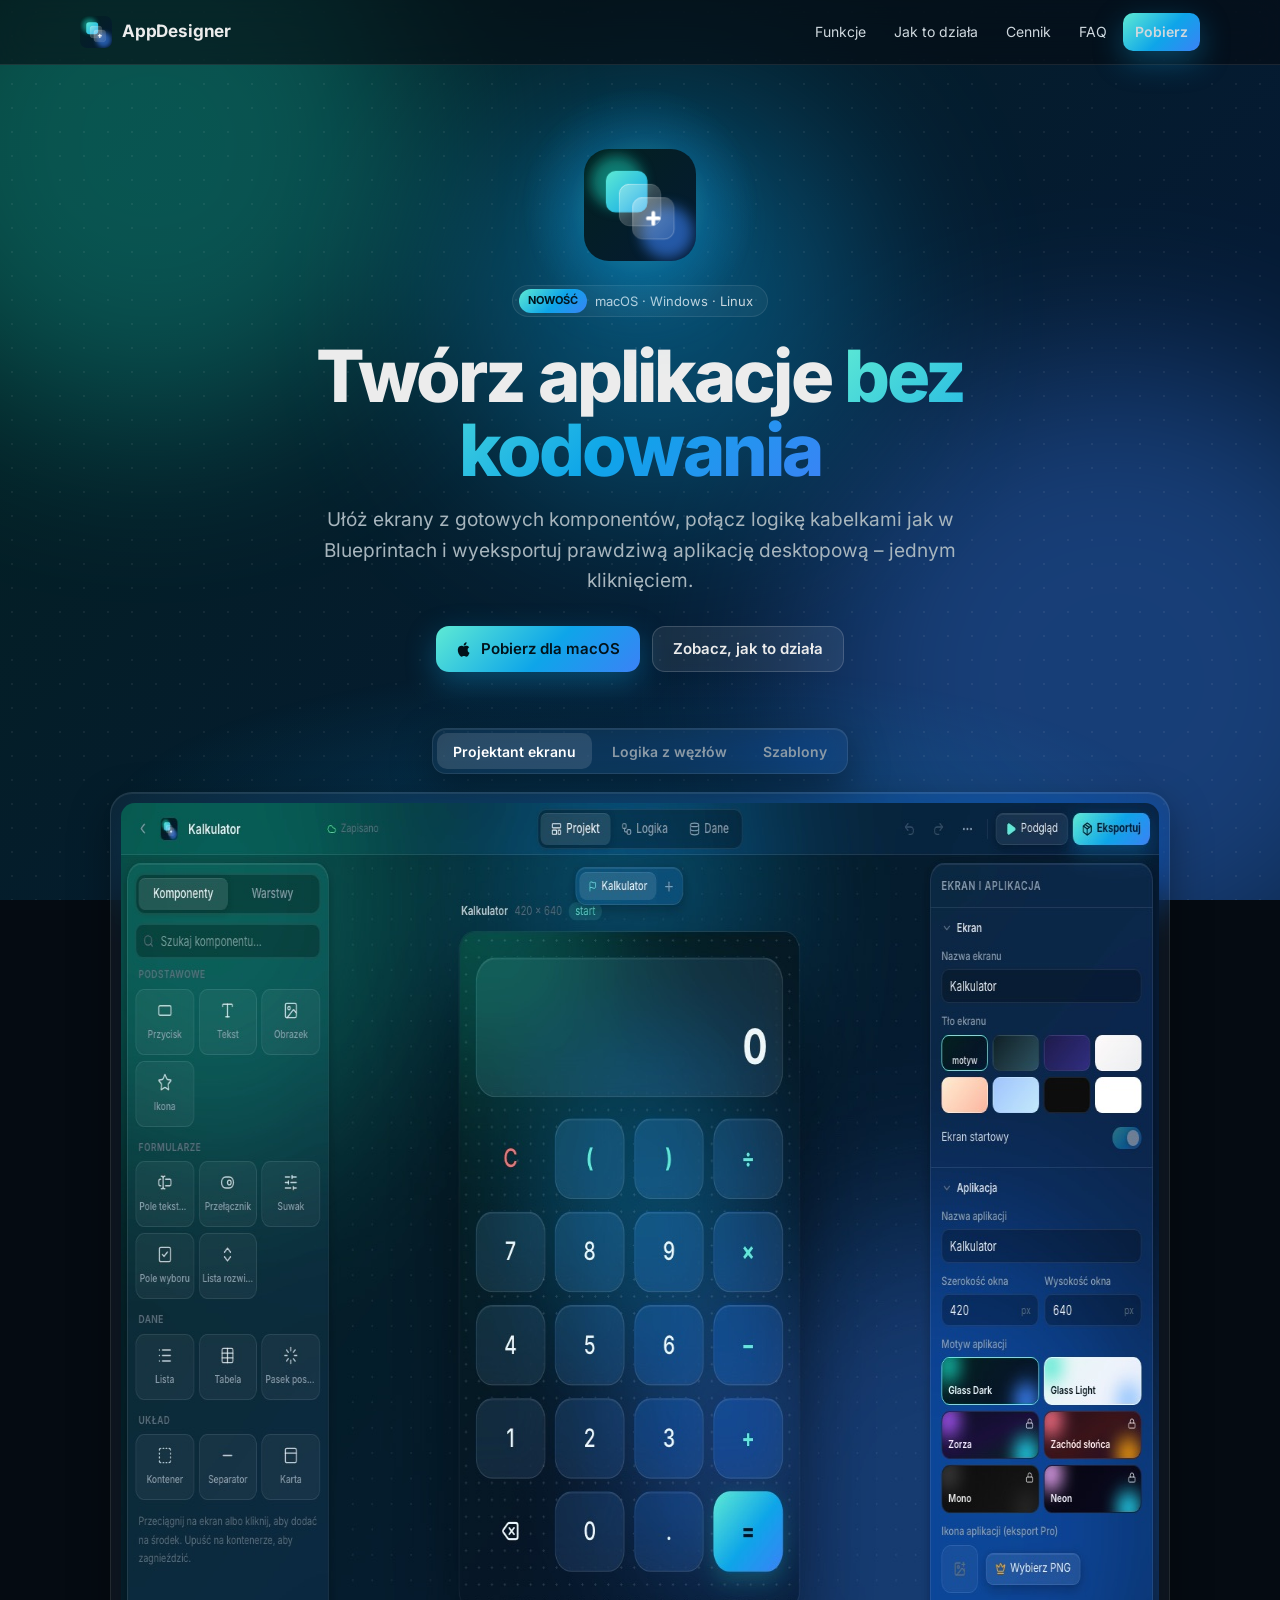
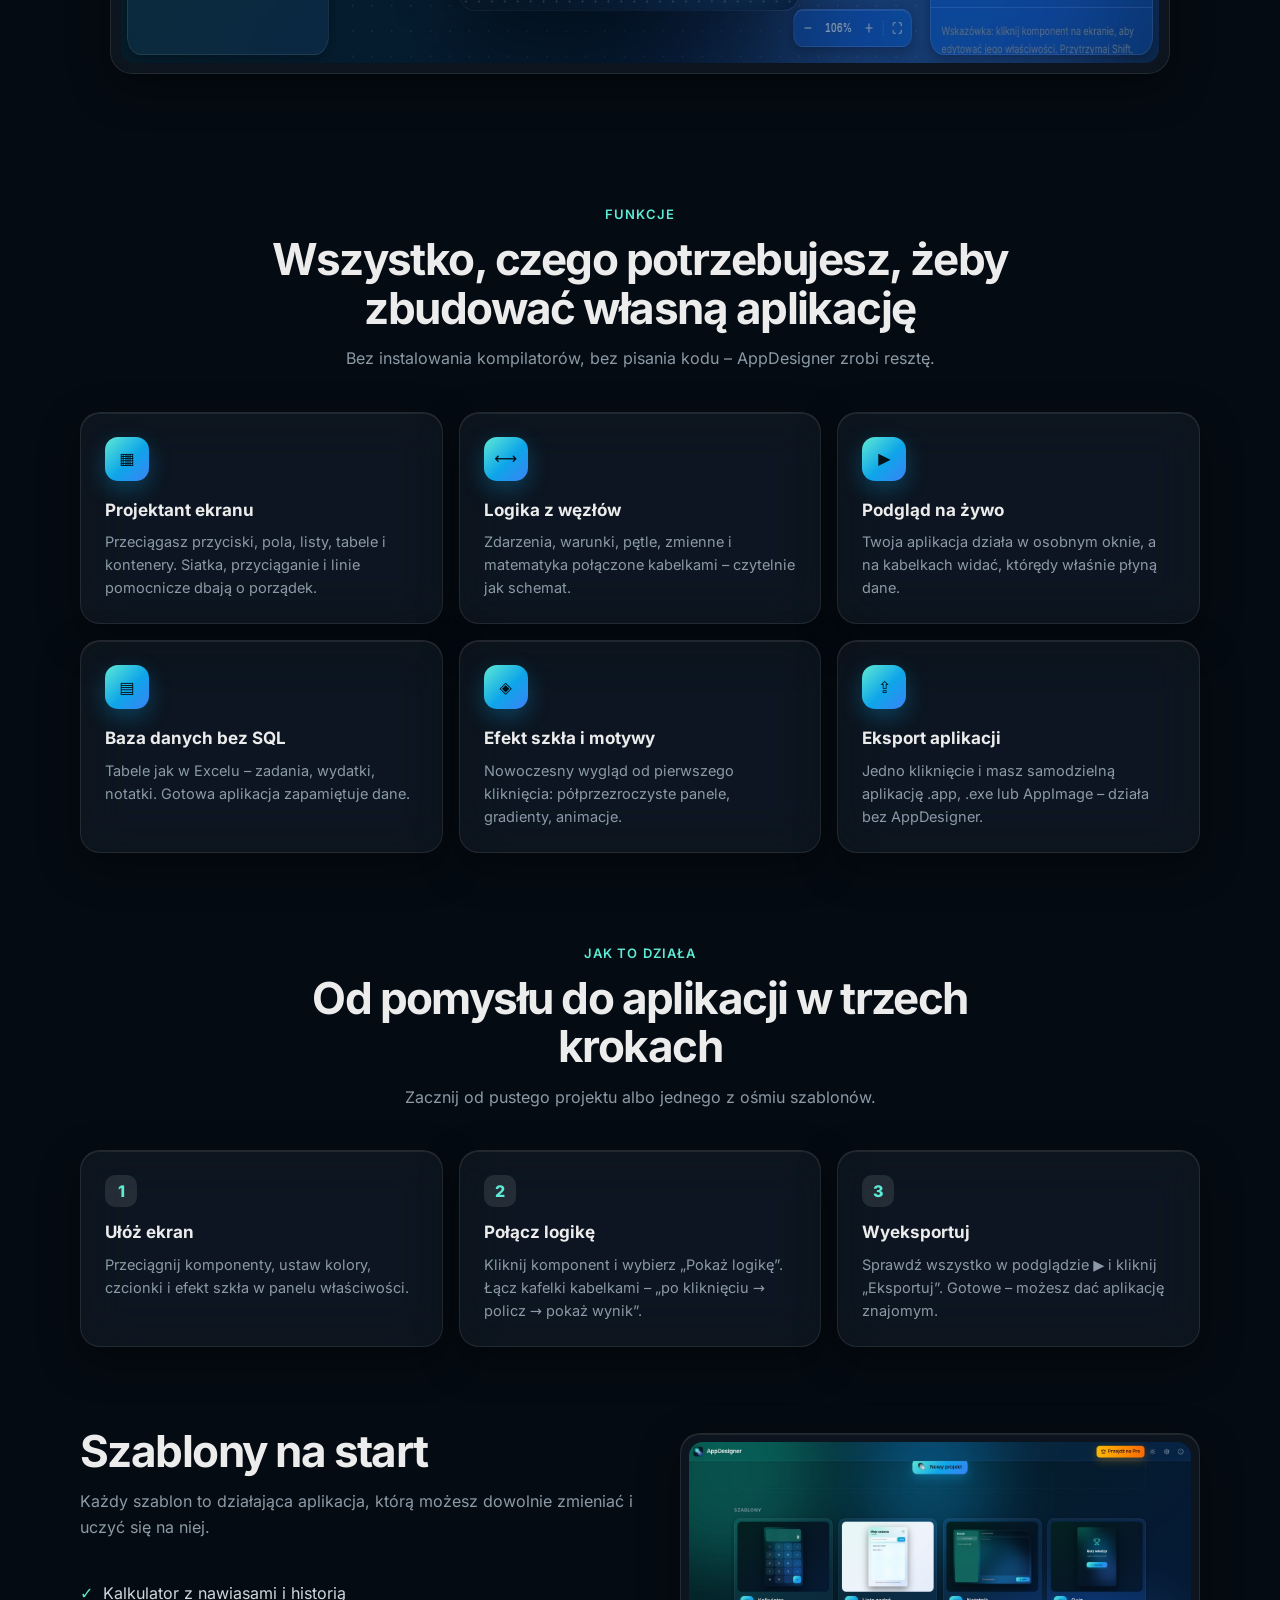
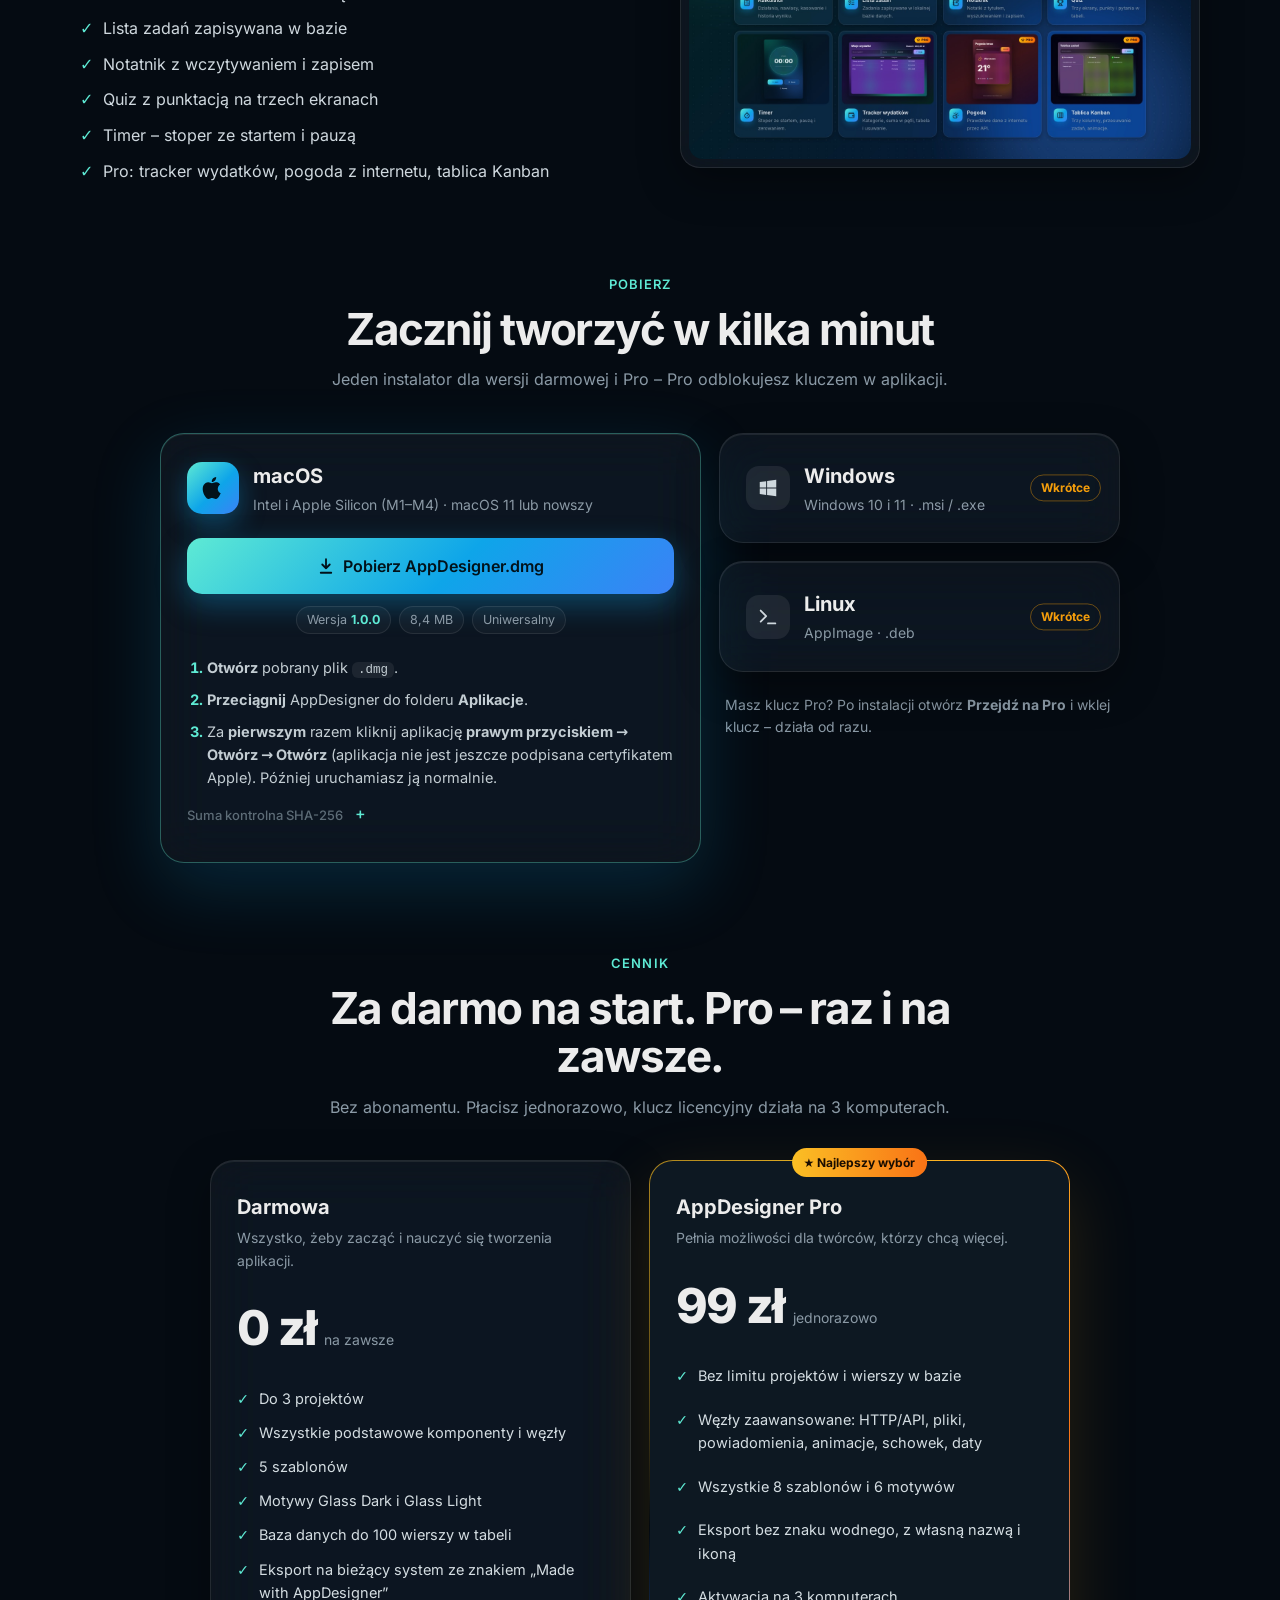
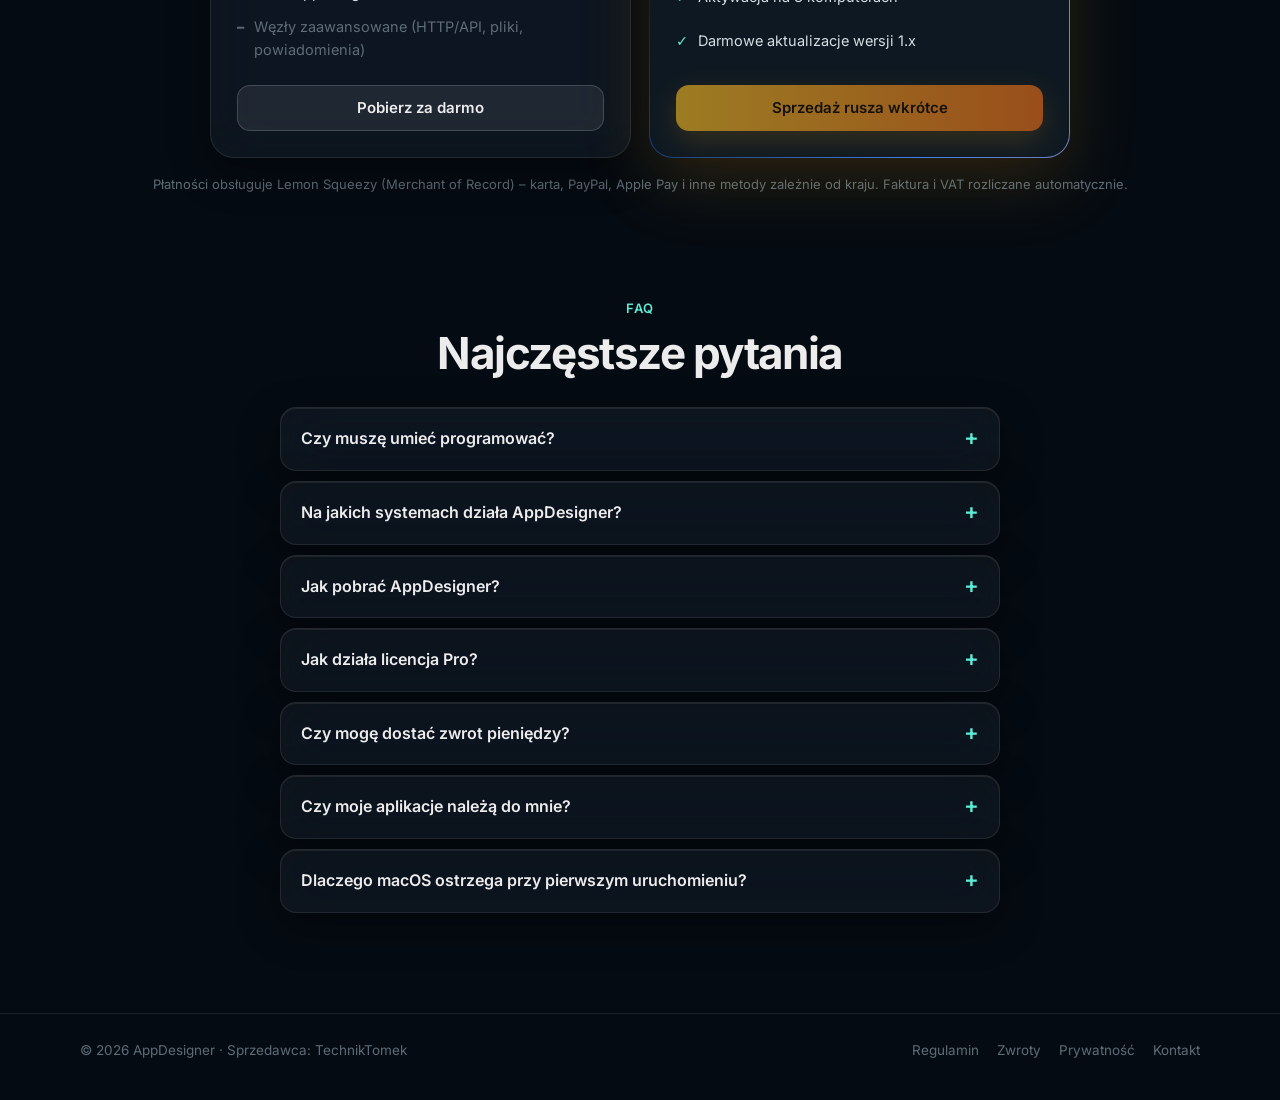
<file: index.html>
<!doctype html>
<html lang="pl">
<head>
  <meta charset="utf-8" />
  <meta name="viewport" content="width=device-width, initial-scale=1" />
  <title>AppDesigner – twórz aplikacje bez kodowania</title>
  <meta name="description" content="AppDesigner to aplikacja na macOS, Windows i Linux do tworzenia aplikacji desktopowych bez pisania kodu: projektant ekranów, logika z węzłów, podgląd na żywo i eksport." />
  <meta property="og:title" content="AppDesigner – twórz aplikacje bez kodowania" />
  <meta property="og:description" content="Ułóż ekrany, połącz logikę kabelkami i wyeksportuj prawdziwą aplikację desktopową." />
  <meta property="og:image" content="img/projektant.jpg" />
  <link rel="icon" href="img/favicon.png" />
  <link rel="stylesheet" href="styles.css" />
</head>
<body>
  <div class="bg" aria-hidden="true"><div class="blob a"></div><div class="blob b"></div><div class="blob c"></div></div>

  <header class="nav">
    <div class="wrap">
      <a class="brand" href="#"><img src="img/logo.svg" alt="" />AppDesigner</a>
      <nav class="links">
        <a href="#funkcje">Funkcje</a>
        <a href="#jak">Jak to działa</a>
        <a href="#cennik">Cennik</a>
        <a href="#faq">FAQ</a>
        <a class="btn btn-primary btn-sm" href="#pobierz">Pobierz</a>
      </nav>
    </div>
  </header>

  <main>
    <section class="hero" style="padding-top:84px">
      <div class="wrap">
        <div class="hero-logo">
          <div class="glow"></div>
          <svg viewBox="0 0 1024 1024" width="112" height="112" aria-label="Logo AppDesigner">
            <defs>
              <linearGradient id="bg" x1="0" y1="0" x2="1" y2="1"><stop offset="0" stop-color="#03211f"/><stop offset="1" stop-color="#051a33"/></linearGradient>
              <linearGradient id="g1" x1="0" y1="0" x2="1" y2="1"><stop offset="0" stop-color="#5eead4"/><stop offset="1" stop-color="#0ea5e9"/></linearGradient>
              <linearGradient id="gl" x1="0" y1="0" x2="1" y2="1"><stop offset="0" stop-color="#fff" stop-opacity=".35"/><stop offset="1" stop-color="#fff" stop-opacity=".06"/></linearGradient>
              <linearGradient id="ed" x1="0" y1="0" x2="1" y2="1"><stop offset="0" stop-color="#fff" stop-opacity=".9"/><stop offset=".5" stop-color="#fff" stop-opacity=".1"/><stop offset="1" stop-color="#fff" stop-opacity=".5"/></linearGradient>
              <filter id="b" x="-50%" y="-50%" width="200%" height="200%"><feGaussianBlur stdDeviation="60"/></filter>
              <clipPath id="c"><rect width="1024" height="1024" rx="228"/></clipPath>
            </defs>
            <g clip-path="url(#c)">
              <rect width="1024" height="1024" fill="url(#bg)"/>
              <circle cx="300" cy="300" r="240" fill="#14b8a6" opacity=".6" filter="url(#b)"/>
              <circle cx="760" cy="760" r="240" fill="#3b82f6" opacity=".6" filter="url(#b)"/>
              <g class="card c1"><rect x="200" y="200" width="380" height="380" rx="90" fill="url(#g1)"/></g>
              <g class="card c2"><rect x="322" y="322" width="380" height="380" rx="90" fill="url(#gl)"/><rect x="322" y="322" width="380" height="380" rx="90" fill="none" stroke="url(#ed)" stroke-width="6"/></g>
              <g class="card c3"><rect x="444" y="444" width="380" height="380" rx="90" fill="url(#gl)"/><rect x="444" y="444" width="380" height="380" rx="90" fill="none" stroke="url(#ed)" stroke-width="6"/></g>
              <path class="plus" d="M584 634 L684 634 M634 584 L634 684" stroke="#fff" stroke-width="34" stroke-linecap="round"/>
            </g>
          </svg>
        </div>
        <span class="badge"><b>NOWOŚĆ</b> macOS · Windows · Linux</span>
        <h1>Twórz aplikacje <span class="grad-text">bez kodowania</span></h1>
        <p class="lead">Ułóż ekrany z gotowych komponentów, połącz logikę kabelkami jak w Blueprintach i wyeksportuj prawdziwą aplikację desktopową – jednym kliknięciem.</p>
        <div class="cta">
          <a class="btn btn-primary" href="#pobierz"><svg width="17" height="17" viewBox="0 0 24 24" fill="currentColor" aria-hidden="true"><path d="M16.4 12.6c0-2.6 2.1-3.8 2.2-3.9-1.2-1.8-3.1-2-3.7-2-1.6-.2-3.1.9-3.9.9-.8 0-2-.9-3.4-.9-1.7 0-3.3 1-4.2 2.6-1.8 3.1-.5 7.7 1.3 10.2.9 1.2 1.9 2.6 3.2 2.6 1.3-.1 1.8-.8 3.3-.8 1.6 0 2 .8 3.4.8 1.4 0 2.3-1.3 3.1-2.5 1-1.4 1.4-2.8 1.4-2.9 0 0-2.7-1-2.7-4.1zM13.9 5c.7-.9 1.2-2 1-3.2-1 0-2.2.7-3 1.5-.6.7-1.2 1.9-1 3.1 1.1.1 2.3-.6 3-1.4z"/></svg> Pobierz dla macOS</a>
          <a class="btn btn-glass" href="#jak">Zobacz, jak to działa</a>
        </div>

        <div class="showcase">
          <div class="tabs glass">
            <button class="on" data-shot="a">Projektant ekranu</button>
            <button data-shot="b">Logika z węzłów</button>
            <button data-shot="c">Szablony</button>
          </div>
          <div class="frame glass">
            <img class="shot on" data-shot="a" src="img/projektant.jpg" alt="Projektant ekranu AppDesigner z kalkulatorem" width="1360" height="860" />
            <img class="shot" data-shot="b" src="img/wezly.jpg" alt="Tryb węzłów: logika połączona kabelkami" width="1360" height="860" loading="lazy" />
            <img class="shot" data-shot="c" src="img/szablony.jpg" alt="Galeria szablonów aplikacji" width="1360" height="860" loading="lazy" />
          </div>
        </div>
      </div>
    </section>

    <section id="funkcje">
      <div class="wrap">
        <div class="kicker reveal">Funkcje</div>
        <h2 class="reveal">Wszystko, czego potrzebujesz, żeby zbudować własną aplikację</h2>
        <p class="sub reveal">Bez instalowania kompilatorów, bez pisania kodu – AppDesigner zrobi resztę.</p>
        <div class="grid">
          <div class="feat glass reveal" style="--d:0s"><div class="ic">▦</div><h3>Projektant ekranu</h3><p>Przeciągasz przyciski, pola, listy, tabele i kontenery. Siatka, przyciąganie i linie pomocnicze dbają o porządek.</p></div>
          <div class="feat glass reveal" style="--d:.06s"><div class="ic">⟷</div><h3>Logika z węzłów</h3><p>Zdarzenia, warunki, pętle, zmienne i matematyka połączone kabelkami – czytelnie jak schemat.</p></div>
          <div class="feat glass reveal" style="--d:.12s"><div class="ic">▶</div><h3>Podgląd na żywo</h3><p>Twoja aplikacja działa w osobnym oknie, a na kabelkach widać, którędy właśnie płyną dane.</p></div>
          <div class="feat glass reveal" style="--d:.18s"><div class="ic">▤</div><h3>Baza danych bez SQL</h3><p>Tabele jak w Excelu – zadania, wydatki, notatki. Gotowa aplikacja zapamiętuje dane.</p></div>
          <div class="feat glass reveal" style="--d:.24s"><div class="ic">◈</div><h3>Efekt szkła i motywy</h3><p>Nowoczesny wygląd od pierwszego kliknięcia: półprzezroczyste panele, gradienty, animacje.</p></div>
          <div class="feat glass reveal" style="--d:.3s"><div class="ic">⇪</div><h3>Eksport aplikacji</h3><p>Jedno kliknięcie i masz samodzielną aplikację .app, .exe lub AppImage – działa bez AppDesigner.</p></div>
        </div>
      </div>
    </section>

    <section id="jak">
      <div class="wrap">
        <div class="kicker reveal">Jak to działa</div>
        <h2 class="reveal">Od pomysłu do aplikacji w trzech krokach</h2>
        <p class="sub reveal">Zacznij od pustego projektu albo jednego z ośmiu szablonów.</p>
        <div class="steps">
          <div class="step glass reveal"><div class="n">1</div><h3>Ułóż ekran</h3><p>Przeciągnij komponenty, ustaw kolory, czcionki i efekt szkła w panelu właściwości.</p></div>
          <div class="step glass reveal" style="--d:.08s"><div class="n">2</div><h3>Połącz logikę</h3><p>Kliknij komponent i wybierz „Pokaż logikę”. Łącz kafelki kabelkami – „po kliknięciu → policz → pokaż wynik”.</p></div>
          <div class="step glass reveal" style="--d:.16s"><div class="n">3</div><h3>Wyeksportuj</h3><p>Sprawdź wszystko w podglądzie ▶ i kliknij „Eksportuj”. Gotowe – możesz dać aplikację znajomym.</p></div>
        </div>

        <div class="split" style="margin-top:70px">
          <div class="reveal">
            <h2>Szablony na start</h2>
            <p class="sub">Każdy szablon to działająca aplikacja, którą możesz dowolnie zmieniać i uczyć się na niej.</p>
            <ul>
              <li>Kalkulator z nawiasami i historią</li>
              <li>Lista zadań zapisywana w bazie</li>
              <li>Notatnik z wczytywaniem i zapisem</li>
              <li>Quiz z punktacją na trzech ekranach</li>
              <li>Timer – stoper ze startem i pauzą</li>
              <li>Pro: tracker wydatków, pogoda z internetu, tablica Kanban</li>
            </ul>
          </div>
          <div class="glass reveal" style="border-radius:20px;padding:8px;--d:.1s"><img src="img/szablony.jpg" alt="Szablony AppDesigner" style="border-radius:14px" loading="lazy" /></div>
        </div>
      </div>
    </section>

    <section id="pobierz">
      <div class="wrap">
        <div class="kicker reveal">Pobierz</div>
        <h2 class="reveal">Zacznij tworzyć w kilka minut</h2>
        <p class="sub reveal">Jeden instalator dla wersji darmowej i Pro – Pro odblokujesz kluczem w aplikacji.</p>
        <div class="dl">
          <div class="dl-card main glass reveal">
            <div class="dl-os">
              <span class="dl-ic"><svg width="26" height="26" viewBox="0 0 24 24" fill="currentColor" aria-hidden="true"><path d="M16.4 12.6c0-2.6 2.1-3.8 2.2-3.9-1.2-1.8-3.1-2-3.7-2-1.6-.2-3.1.9-3.9.9-.8 0-2-.9-3.4-.9-1.7 0-3.3 1-4.2 2.6-1.8 3.1-.5 7.7 1.3 10.2.9 1.2 1.9 2.6 3.2 2.6 1.3-.1 1.8-.8 3.3-.8 1.6 0 2 .8 3.4.8 1.4 0 2.3-1.3 3.1-2.5 1-1.4 1.4-2.8 1.4-2.9 0 0-2.7-1-2.7-4.1zM13.9 5c.7-.9 1.2-2 1-3.2-1 0-2.2.7-3 1.5-.6.7-1.2 1.9-1 3.1 1.1.1 2.3-.6 3-1.4z"/></svg></span>
              <div><h3>macOS</h3><p>Intel i Apple Silicon (M1–M4) · macOS 11 lub nowszy</p></div>
            </div>
            <a class="btn btn-primary dl-btn" data-download="mac" href="#">
              <svg width="18" height="18" viewBox="0 0 24 24" fill="none" stroke="currentColor" stroke-width="2.4" stroke-linecap="round" stroke-linejoin="round" aria-hidden="true"><path d="M12 3v12m0 0-5-5m5 5 5-5M5 21h14"/></svg>
              Pobierz AppDesigner.dmg
            </a>
            <div class="dl-meta"><span>Wersja <b data-version>1.0.0</b></span><span>8,4 MB</span><span>Uniwersalny</span></div>
            <ol class="dl-steps">
              <li><b>Otwórz</b> pobrany plik <code>.dmg</code>.</li>
              <li><b>Przeciągnij</b> AppDesigner do folderu <b>Aplikacje</b>.</li>
              <li>Za <b>pierwszym</b> razem kliknij aplikację <b>prawym przyciskiem → Otwórz → Otwórz</b> (aplikacja nie jest jeszcze podpisana certyfikatem Apple). Później uruchamiasz ją normalnie.</li>
            </ol>
            <details class="dl-sum"><summary>Suma kontrolna SHA-256</summary><code data-sha>cf91d912fabe26bd67617a0e624022ca556a1ade44dd790df27fcabd9ad7d02f</code></details>
          </div>
          <div class="dl-side">
            <div class="dl-card glass reveal" style="--d:.08s">
              <div class="dl-os">
                <span class="dl-ic muted"><svg width="22" height="22" viewBox="0 0 24 24" fill="currentColor" aria-hidden="true"><path d="M3 5.5 10 4.5v7H3zm8-1.2L21 3v8.5H11zM3 12.5h7v7l-7-1zm8 0h10V21l-10-1.4z"/></svg></span>
                <div><h3>Windows</h3><p>Windows 10 i 11 · .msi / .exe</p></div>
              </div>
              <span class="soon">Wkrótce</span>
            </div>
            <div class="dl-card glass reveal" style="--d:.16s">
              <div class="dl-os">
                <span class="dl-ic muted"><svg width="22" height="22" viewBox="0 0 24 24" fill="none" stroke="currentColor" stroke-width="2" stroke-linecap="round" stroke-linejoin="round" aria-hidden="true"><path d="M4 17l6-6-6-6M12 19h8"/></svg></span>
                <div><h3>Linux</h3><p>AppImage · .deb</p></div>
              </div>
              <span class="soon">Wkrótce</span>
            </div>
            <p class="dl-note reveal">Masz klucz Pro? Po instalacji otwórz <b>Przejdź na Pro</b> i wklej klucz – działa od razu.</p>
          </div>
        </div>
      </div>
    </section>

    <section id="cennik">
      <div class="wrap">
        <div class="kicker reveal">Cennik</div>
        <h2 class="reveal">Za darmo na start. Pro – raz i na zawsze.</h2>
        <p class="sub reveal">Bez abonamentu. Płacisz jednorazowo, klucz licencyjny działa na 3 komputerach.</p>
        <div class="plans">
          <div class="plan glass reveal">
            <h3>Darmowa</h3>
            <p class="pd">Wszystko, żeby zacząć i nauczyć się tworzenia aplikacji.</p>
            <div class="price"><b>0 zł</b><span>na zawsze</span></div>
            <ul>
              <li>Do 3 projektów</li>
              <li>Wszystkie podstawowe komponenty i węzły</li>
              <li>5 szablonów</li>
              <li>Motywy Glass Dark i Glass Light</li>
              <li>Baza danych do 100 wierszy w tabeli</li>
              <li>Eksport na bieżący system ze znakiem „Made with AppDesigner”</li>
              <li class="no">Węzły zaawansowane (HTTP/API, pliki, powiadomienia)</li>
            </ul>
            <a class="btn btn-glass" href="#pobierz">Pobierz za darmo</a>
          </div>
          <div class="plan pro reveal" style="--d:.1s">
            <span class="tag">★ Najlepszy wybór</span>
            <h3>AppDesigner Pro</h3>
            <p class="pd">Pełnia możliwości dla twórców, którzy chcą więcej.</p>
            <div class="price"><b>99 zł</b><span>jednorazowo</span></div>
            <ul>
              <li>Bez limitu projektów i wierszy w bazie</li>
              <li>Węzły zaawansowane: HTTP/API, pliki, powiadomienia, animacje, schowek, daty</li>
              <li>Wszystkie 8 szablonów i 6 motywów</li>
              <li>Eksport bez znaku wodnego, z własną nazwą i ikoną</li>
              <li>Aktywacja na 3 komputerach</li>
              <li>Darmowe aktualizacje wersji 1.x</li>
            </ul>
            <a class="btn btn-pro" data-buy href="#">Kup Pro – 99 zł</a>
          </div>
        </div>
        <p class="note reveal">Płatności obsługuje Lemon Squeezy (Merchant of Record) – karta, PayPal, Apple Pay i inne metody zależnie od kraju. Faktura i VAT rozliczane automatycznie.</p>
      </div>
    </section>

    <section id="faq">
      <div class="wrap faq">
        <div class="kicker reveal">FAQ</div>
        <h2 class="reveal" style="margin-bottom:30px">Najczęstsze pytania</h2>
        <details class="glass reveal"><summary>Czy muszę umieć programować?</summary><div class="ans">Nie. Ekrany układasz myszką, a logikę łączysz kafelkami. Na start masz gotowe szablony, które możesz zmieniać.</div></details>
        <details class="glass reveal"><summary>Na jakich systemach działa AppDesigner?</summary><div class="ans">Na macOS (Intel i Apple Silicon), Windows 10/11 i Linuksie (AppImage, .deb). Eksportowana aplikacja działa na tym samym systemie, na którym ją wyeksportowano.</div></details>
        <details class="glass reveal"><summary>Jak pobrać AppDesigner?</summary><div class="ans">Wersję dla macOS pobierzesz w sekcji <a href="#pobierz" style="color:var(--teal)">Pobierz</a> – to ten sam program dla wersji darmowej i Pro. Pro odblokowujesz kluczem licencyjnym w aplikacji. Wersje dla Windows i Linuksa pojawią się wkrótce.</div></details>
        <details class="glass reveal"><summary>Jak działa licencja Pro?</summary><div class="ans">Po zakupie dostajesz e-mailem klucz licencyjny. Wpisujesz go w AppDesigner w oknie „Aktywuj Pro”. Klucz działa na 3 komputerach, a po aktywacji także bez internetu.</div></details>
        <details class="glass reveal"><summary>Czy mogę dostać zwrot pieniędzy?</summary><div class="ans">Tak – przez 14 dni od zakupu, bez podawania przyczyny. Szczegóły w <a href="zwroty.html" style="color:var(--teal)">polityce zwrotów</a>.</div></details>
        <details class="glass reveal"><summary>Czy moje aplikacje należą do mnie?</summary><div class="ans">Tak. Aplikacje, które tworzysz w AppDesigner, możesz używać, udostępniać i sprzedawać. W wersji darmowej zawierają mały znak „Made with AppDesigner”.</div></details>
        <details class="glass reveal"><summary>Dlaczego macOS ostrzega przy pierwszym uruchomieniu?</summary><div class="ans">Aplikacja nie jest jeszcze podpisana certyfikatem Apple. Przy pierwszym uruchomieniu kliknij ją prawym przyciskiem → „Otwórz” → „Otwórz”. Później działa normalnie.</div></details>
      </div>
    </section>
  </main>

  <footer>
    <div class="wrap">
      <span>© <span data-year>2026</span> AppDesigner · Sprzedawca: <span data-seller>TechnikTomek</span></span>
      <nav>
        <a href="regulamin.html">Regulamin</a>
        <a href="zwroty.html">Zwroty</a>
        <a href="prywatnosc.html">Prywatność</a>
        <a data-contact href="#">Kontakt</a>
      </nav>
    </div>
  </footer>
  <script src="site.js"></script>
</body>
</html>
</file>
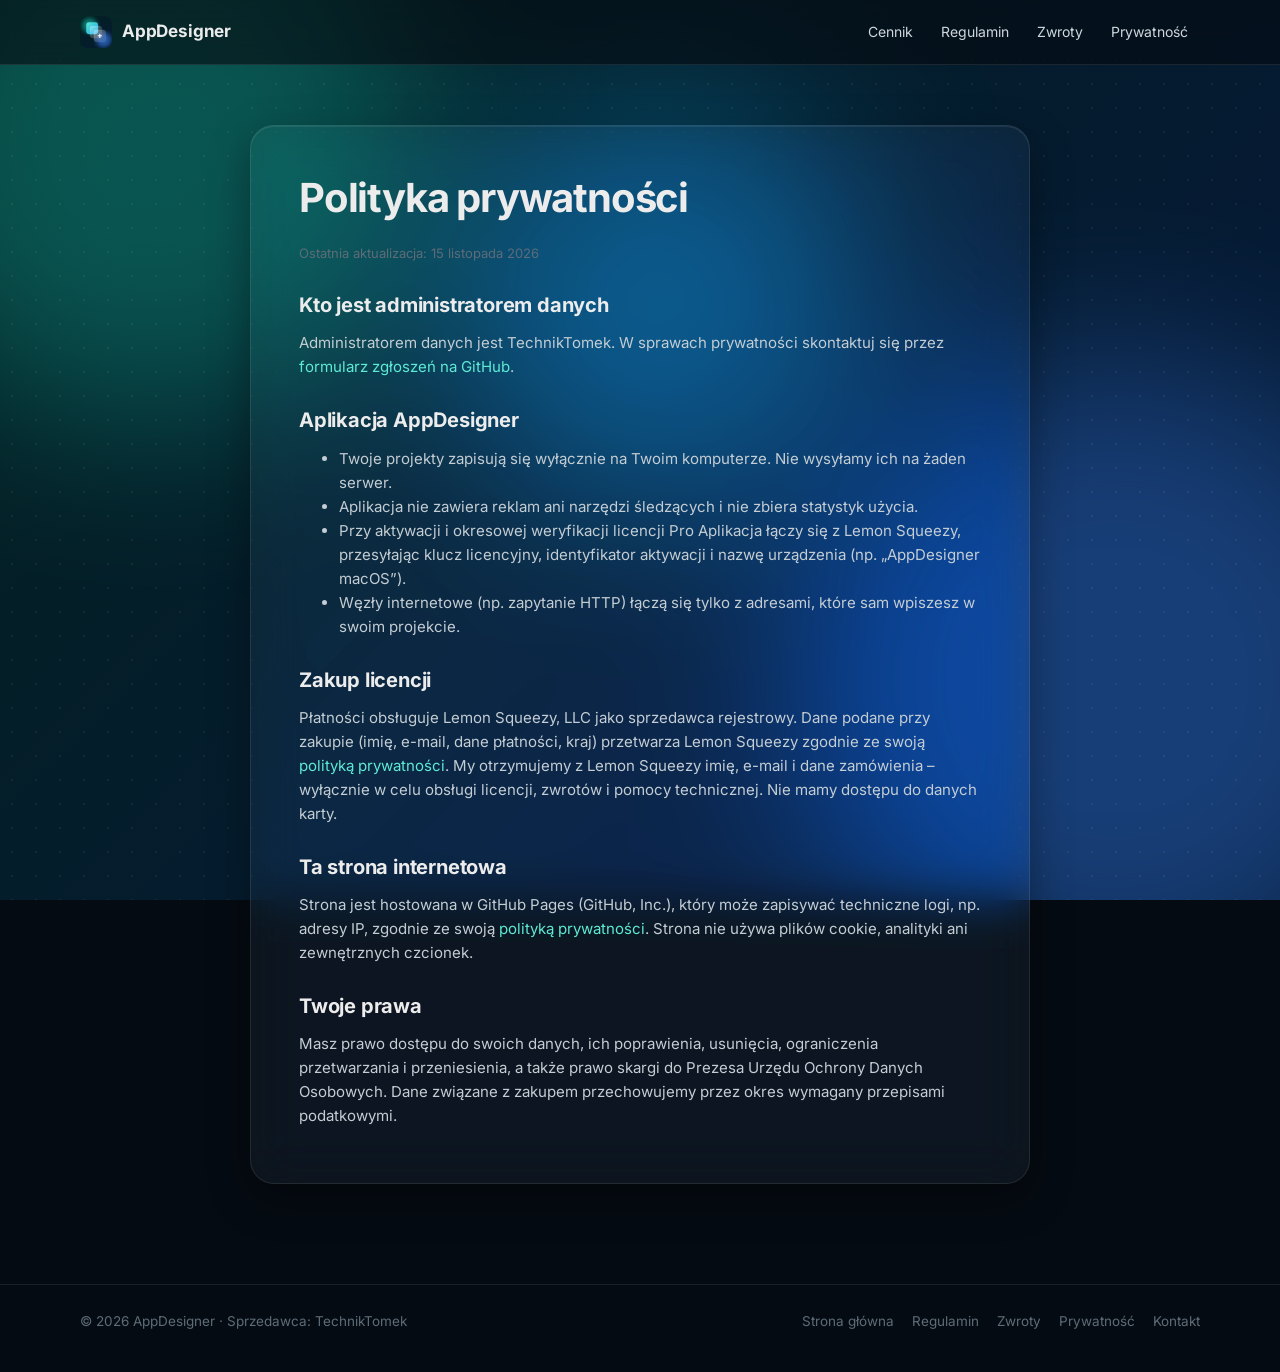
<file: prywatnosc.html>
<!doctype html>
<html lang="pl">
<head>
  <meta charset="utf-8" />
  <meta name="viewport" content="width=device-width, initial-scale=1" />
  <title>Polityka prywatności – AppDesigner</title>
  <link rel="icon" href="img/favicon.png" />
  <link rel="stylesheet" href="styles.css" />
</head>
<body>
  <div class="bg" aria-hidden="true"><div class="blob a"></div><div class="blob b"></div><div class="blob c"></div></div>
  <header class="nav"><div class="wrap">
    <a class="brand" href="index.html"><img src="img/logo.svg" alt="" />AppDesigner</a>
    <nav class="links"><a href="index.html#cennik">Cennik</a><a href="regulamin.html">Regulamin</a><a href="zwroty.html">Zwroty</a><a href="prywatnosc.html">Prywatność</a></nav>
  </div></header>
  <main class="wrap"><article class="doc glass">
    <h1>Polityka prywatności</h1>
    <p class="upd">Ostatnia aktualizacja: 15 listopada 2026</p>
    <h2>Kto jest administratorem danych</h2>
    <p>Administratorem danych jest <span data-seller>TechnikTomek</span>. W sprawach prywatności skontaktuj się przez <a data-contact="label" href="#">formularz zgłoszeń</a>.</p>
    <h2>Aplikacja AppDesigner</h2>
    <ul>
      <li>Twoje projekty zapisują się wyłącznie na Twoim komputerze. Nie wysyłamy ich na żaden serwer.</li>
      <li>Aplikacja nie zawiera reklam ani narzędzi śledzących i nie zbiera statystyk użycia.</li>
      <li>Przy aktywacji i okresowej weryfikacji licencji Pro Aplikacja łączy się z Lemon Squeezy, przesyłając klucz licencyjny, identyfikator aktywacji i nazwę urządzenia (np. „AppDesigner macOS”).</li>
      <li>Węzły internetowe (np. zapytanie HTTP) łączą się tylko z adresami, które sam wpiszesz w swoim projekcie.</li>
    </ul>
    <h2>Zakup licencji</h2>
    <p>Płatności obsługuje Lemon Squeezy, LLC jako sprzedawca rejestrowy. Dane podane przy zakupie (imię, e-mail, dane płatności, kraj) przetwarza Lemon Squeezy zgodnie ze swoją <a href="https://www.lemonsqueezy.com/privacy" target="_blank" rel="noopener">polityką prywatności</a>. My otrzymujemy z Lemon Squeezy imię, e-mail i dane zamówienia – wyłącznie w celu obsługi licencji, zwrotów i pomocy technicznej. Nie mamy dostępu do danych karty.</p>
    <h2>Ta strona internetowa</h2>
    <p>Strona jest hostowana w GitHub Pages (GitHub, Inc.), który może zapisywać techniczne logi, np. adresy IP, zgodnie ze swoją <a href="https://docs.github.com/site-policy/privacy-policies/github-general-privacy-statement" target="_blank" rel="noopener">polityką prywatności</a>. Strona nie używa plików cookie, analityki ani zewnętrznych czcionek.</p>
    <h2>Twoje prawa</h2>
    <p>Masz prawo dostępu do swoich danych, ich poprawienia, usunięcia, ograniczenia przetwarzania i przeniesienia, a także prawo skargi do Prezesa Urzędu Ochrony Danych Osobowych. Dane związane z zakupem przechowujemy przez okres wymagany przepisami podatkowymi.</p>
  </article></main>
  <footer><div class="wrap">
    <span>© <span data-year>2026</span> AppDesigner · Sprzedawca: <span data-seller>TechnikTomek</span></span>
    <nav><a href="index.html">Strona główna</a><a href="regulamin.html">Regulamin</a><a href="zwroty.html">Zwroty</a><a href="prywatnosc.html">Prywatność</a><a data-contact href="#">Kontakt</a></nav>
  </div></footer>
  <script src="site.js"></script>
</body>
</html>
</file>
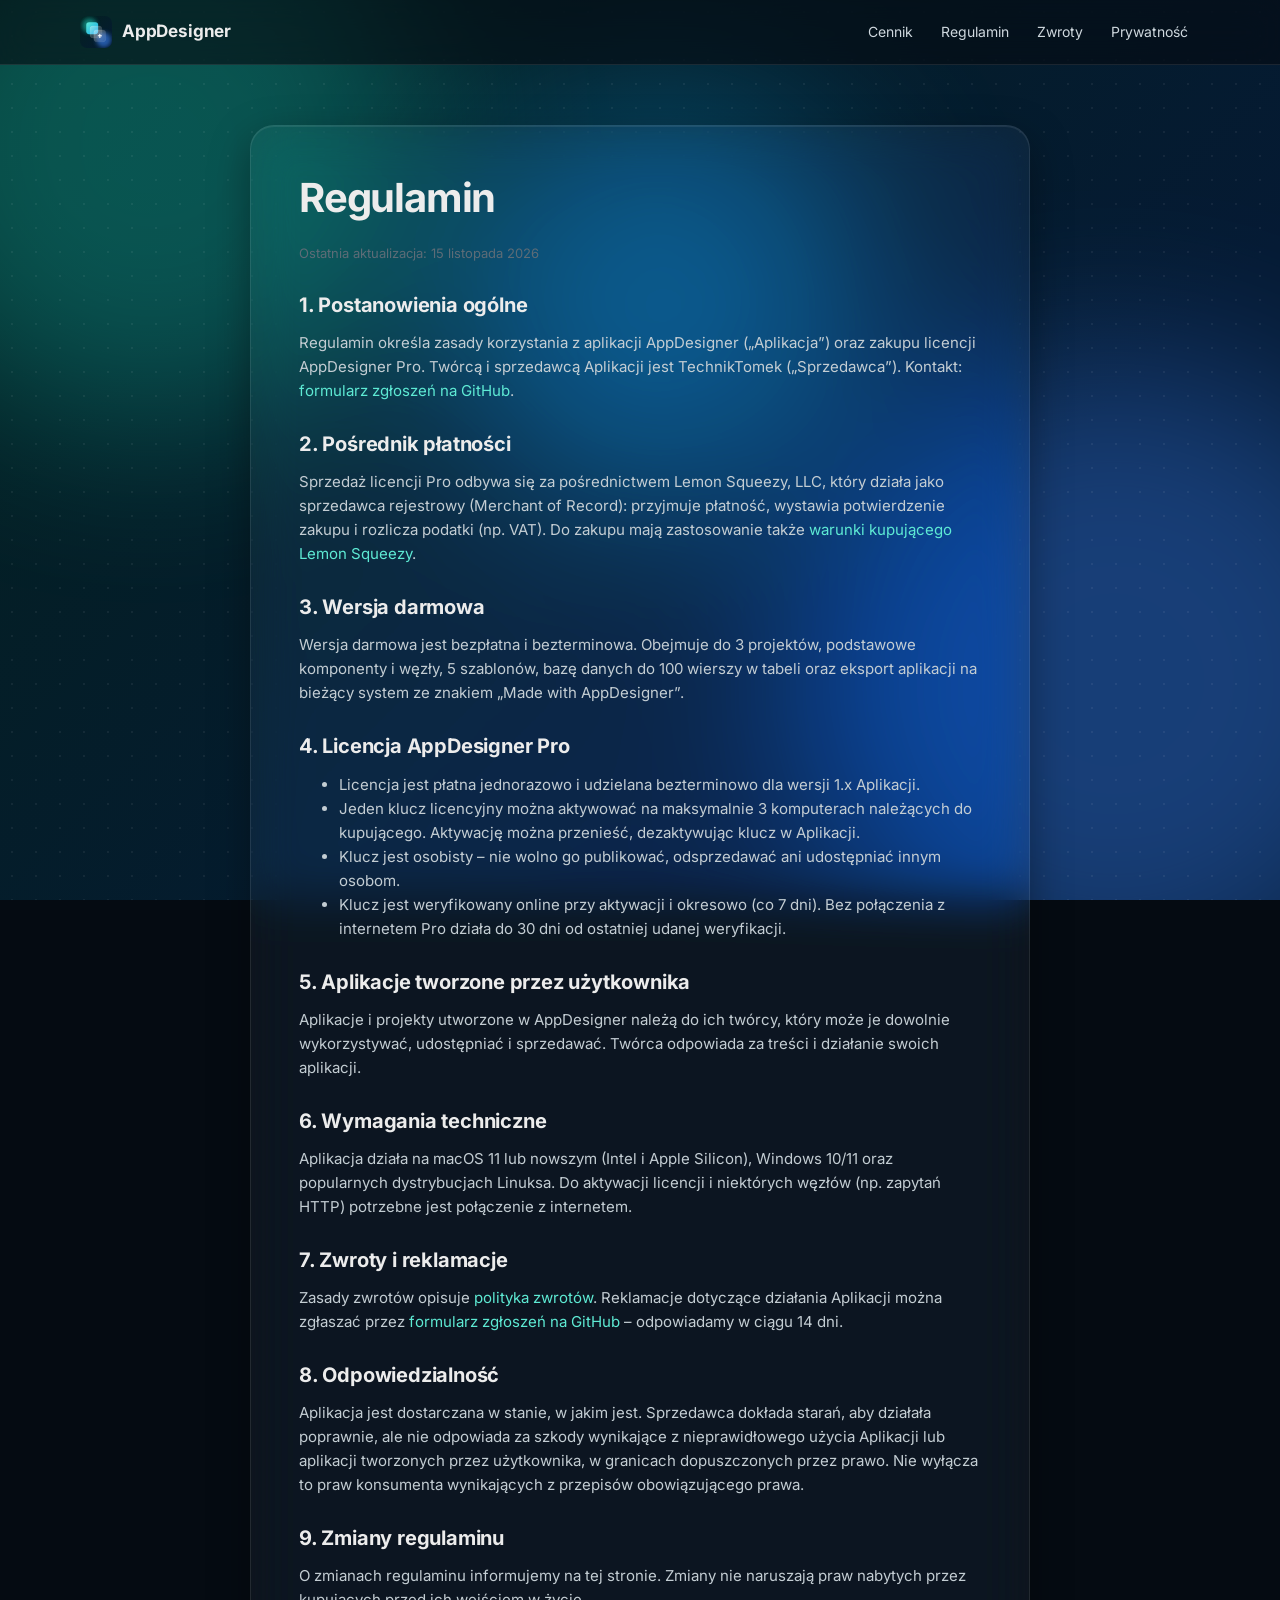
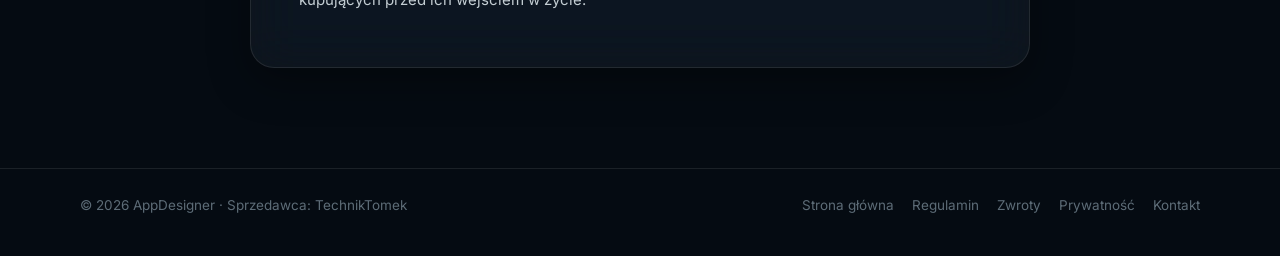
<file: regulamin.html>
<!doctype html>
<html lang="pl">
<head>
  <meta charset="utf-8" />
  <meta name="viewport" content="width=device-width, initial-scale=1" />
  <title>Regulamin – AppDesigner</title>
  <link rel="icon" href="img/favicon.png" />
  <link rel="stylesheet" href="styles.css" />
</head>
<body>
  <div class="bg" aria-hidden="true"><div class="blob a"></div><div class="blob b"></div><div class="blob c"></div></div>
  <header class="nav"><div class="wrap">
    <a class="brand" href="index.html"><img src="img/logo.svg" alt="" />AppDesigner</a>
    <nav class="links"><a href="index.html#cennik">Cennik</a><a href="regulamin.html">Regulamin</a><a href="zwroty.html">Zwroty</a><a href="prywatnosc.html">Prywatność</a></nav>
  </div></header>
  <main class="wrap"><article class="doc glass">
    <h1>Regulamin</h1>
    <p class="upd">Ostatnia aktualizacja: 15 listopada 2026</p>
    <h2>1. Postanowienia ogólne</h2>
    <p>Regulamin określa zasady korzystania z aplikacji AppDesigner („Aplikacja”) oraz zakupu licencji AppDesigner Pro. Twórcą i sprzedawcą Aplikacji jest <span data-seller>TechnikTomek</span> („Sprzedawca”). Kontakt: <a data-contact="label" href="#">formularz zgłoszeń</a>.</p>
    <h2>2. Pośrednik płatności</h2>
    <p>Sprzedaż licencji Pro odbywa się za pośrednictwem Lemon Squeezy, LLC, który działa jako sprzedawca rejestrowy (Merchant of Record): przyjmuje płatność, wystawia potwierdzenie zakupu i rozlicza podatki (np. VAT). Do zakupu mają zastosowanie także <a href="https://www.lemonsqueezy.com/buyer-terms" target="_blank" rel="noopener">warunki kupującego Lemon Squeezy</a>.</p>
    <h2>3. Wersja darmowa</h2>
    <p>Wersja darmowa jest bezpłatna i bezterminowa. Obejmuje do 3 projektów, podstawowe komponenty i węzły, 5 szablonów, bazę danych do 100 wierszy w tabeli oraz eksport aplikacji na bieżący system ze znakiem „Made with AppDesigner”.</p>
    <h2>4. Licencja AppDesigner Pro</h2>
    <ul>
      <li>Licencja jest płatna jednorazowo i udzielana bezterminowo dla wersji 1.x Aplikacji.</li>
      <li>Jeden klucz licencyjny można aktywować na maksymalnie 3 komputerach należących do kupującego. Aktywację można przenieść, dezaktywując klucz w Aplikacji.</li>
      <li>Klucz jest osobisty – nie wolno go publikować, odsprzedawać ani udostępniać innym osobom.</li>
      <li>Klucz jest weryfikowany online przy aktywacji i okresowo (co 7 dni). Bez połączenia z internetem Pro działa do 30 dni od ostatniej udanej weryfikacji.</li>
    </ul>
    <h2>5. Aplikacje tworzone przez użytkownika</h2>
    <p>Aplikacje i projekty utworzone w AppDesigner należą do ich twórcy, który może je dowolnie wykorzystywać, udostępniać i sprzedawać. Twórca odpowiada za treści i działanie swoich aplikacji.</p>
    <h2>6. Wymagania techniczne</h2>
    <p>Aplikacja działa na macOS 11 lub nowszym (Intel i Apple Silicon), Windows 10/11 oraz popularnych dystrybucjach Linuksa. Do aktywacji licencji i niektórych węzłów (np. zapytań HTTP) potrzebne jest połączenie z internetem.</p>
    <h2>7. Zwroty i reklamacje</h2>
    <p>Zasady zwrotów opisuje <a href="zwroty.html">polityka zwrotów</a>. Reklamacje dotyczące działania Aplikacji można zgłaszać przez <a data-contact="label" href="#">formularz zgłoszeń</a> – odpowiadamy w ciągu 14 dni.</p>
    <h2>8. Odpowiedzialność</h2>
    <p>Aplikacja jest dostarczana w stanie, w jakim jest. Sprzedawca dokłada starań, aby działała poprawnie, ale nie odpowiada za szkody wynikające z nieprawidłowego użycia Aplikacji lub aplikacji tworzonych przez użytkownika, w granicach dopuszczonych przez prawo. Nie wyłącza to praw konsumenta wynikających z przepisów obowiązującego prawa.</p>
    <h2>9. Zmiany regulaminu</h2>
    <p>O zmianach regulaminu informujemy na tej stronie. Zmiany nie naruszają praw nabytych przez kupujących przed ich wejściem w życie.</p>
  </article></main>
  <footer><div class="wrap">
    <span>© <span data-year>2026</span> AppDesigner · Sprzedawca: <span data-seller>TechnikTomek</span></span>
    <nav><a href="index.html">Strona główna</a><a href="regulamin.html">Regulamin</a><a href="zwroty.html">Zwroty</a><a href="prywatnosc.html">Prywatność</a><a data-contact href="#">Kontakt</a></nav>
  </div></footer>
  <script src="site.js"></script>
</body>
</html>
</file>
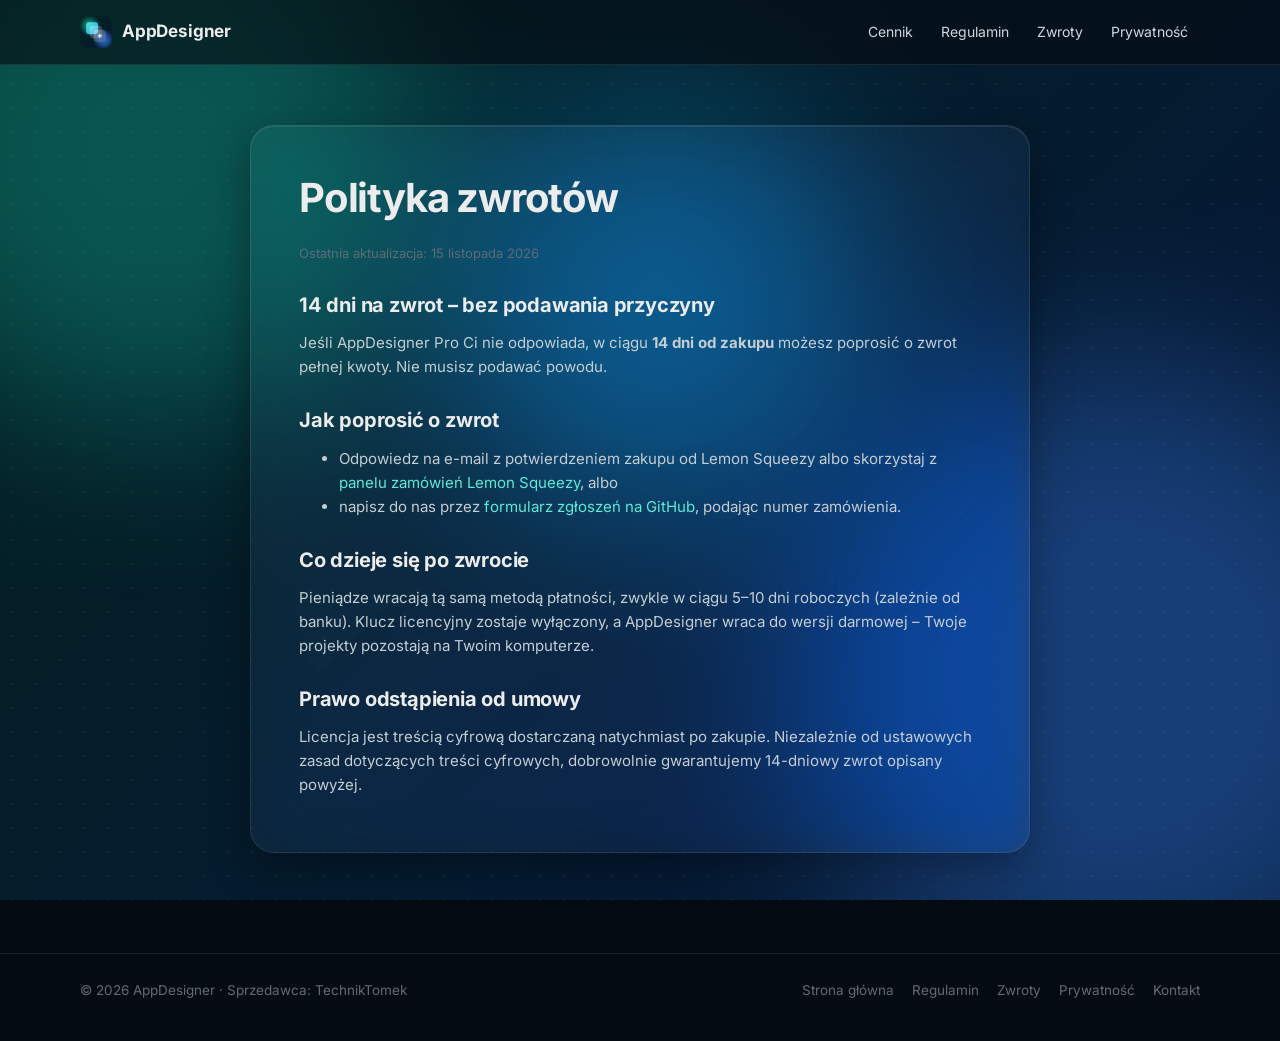
<file: zwroty.html>
<!doctype html>
<html lang="pl">
<head>
  <meta charset="utf-8" />
  <meta name="viewport" content="width=device-width, initial-scale=1" />
  <title>Polityka zwrotów – AppDesigner</title>
  <link rel="icon" href="img/favicon.png" />
  <link rel="stylesheet" href="styles.css" />
</head>
<body>
  <div class="bg" aria-hidden="true"><div class="blob a"></div><div class="blob b"></div><div class="blob c"></div></div>
  <header class="nav"><div class="wrap">
    <a class="brand" href="index.html"><img src="img/logo.svg" alt="" />AppDesigner</a>
    <nav class="links"><a href="index.html#cennik">Cennik</a><a href="regulamin.html">Regulamin</a><a href="zwroty.html">Zwroty</a><a href="prywatnosc.html">Prywatność</a></nav>
  </div></header>
  <main class="wrap"><article class="doc glass">
    <h1>Polityka zwrotów</h1>
    <p class="upd">Ostatnia aktualizacja: 15 listopada 2026</p>
    <h2>14 dni na zwrot – bez podawania przyczyny</h2>
    <p>Jeśli AppDesigner Pro Ci nie odpowiada, w ciągu <b>14 dni od zakupu</b> możesz poprosić o zwrot pełnej kwoty. Nie musisz podawać powodu.</p>
    <h2>Jak poprosić o zwrot</h2>
    <ul>
      <li>Odpowiedz na e-mail z potwierdzeniem zakupu od Lemon Squeezy albo skorzystaj z <a href="https://app.lemonsqueezy.com/my-orders" target="_blank" rel="noopener">panelu zamówień Lemon Squeezy</a>, albo</li>
      <li>napisz do nas przez <a data-contact="label" href="#">formularz zgłoszeń</a>, podając numer zamówienia.</li>
    </ul>
    <h2>Co dzieje się po zwrocie</h2>
    <p>Pieniądze wracają tą samą metodą płatności, zwykle w ciągu 5–10 dni roboczych (zależnie od banku). Klucz licencyjny zostaje wyłączony, a AppDesigner wraca do wersji darmowej – Twoje projekty pozostają na Twoim komputerze.</p>
    <h2>Prawo odstąpienia od umowy</h2>
    <p>Licencja jest treścią cyfrową dostarczaną natychmiast po zakupie. Niezależnie od ustawowych zasad dotyczących treści cyfrowych, dobrowolnie gwarantujemy 14-dniowy zwrot opisany powyżej.</p>
  </article></main>
  <footer><div class="wrap">
    <span>© <span data-year>2026</span> AppDesigner · Sprzedawca: <span data-seller>TechnikTomek</span></span>
    <nav><a href="index.html">Strona główna</a><a href="regulamin.html">Regulamin</a><a href="zwroty.html">Zwroty</a><a href="prywatnosc.html">Prywatność</a><a data-contact href="#">Kontakt</a></nav>
  </div></footer>
  <script src="site.js"></script>
</body>
</html>
</file>
<file: styles.css>
/* Strona AppDesigner – ten sam styl co aplikacja: Inter, szkło, kolory logo, sprężyste animacje */
@font-face { font-family: "Inter"; src: url("fonts/inter-latin.woff2") format("woff2"); font-weight: 100 900; font-display: swap; unicode-range: U+0000-00FF, U+0131, U+0152-0153, U+02BB-02BC, U+02C6, U+02DA, U+02DC, U+2000-206F, U+2074, U+20AC, U+2122, U+2191, U+2193, U+2212, U+2215, U+FEFF, U+FFFD; }
@font-face { font-family: "Inter"; src: url("fonts/inter-latin-ext.woff2") format("woff2"); font-weight: 100 900; font-display: swap; unicode-range: U+0100-02BA, U+02BD-02C5, U+02C7-02CC, U+02CE-02D7, U+02DD-02FF, U+0304, U+0308, U+0329, U+1D00-1DBF, U+1E00-1E9F, U+1EF2-1EFF, U+2020, U+20A0-20AB, U+20AD-20C0, U+2113, U+2C60-2C7F, U+A720-A7FF; }

:root {
  --bg: #050b12; --surface: rgba(255,255,255,.045); --surface-2: rgba(255,255,255,.08);
  --border: rgba(255,255,255,.09); --border-2: rgba(255,255,255,.16);
  --text: #ececec; --muted: #8b9aa6; --faint: #5d6c77;
  --teal: #5eead4; --sky: #0ea5e9; --blue: #3b82f6; --amber: #f59e0b;
  --grad: linear-gradient(135deg, #5eead4 0%, #0ea5e9 55%, #3b82f6 100%);
  --pop: cubic-bezier(.3,1.6,.5,1); --out: cubic-bezier(.2,.8,.2,1);
}
* { box-sizing: border-box; }
html { scroll-behavior: smooth; overflow-x: hidden; }
body {
  margin: 0; background: var(--bg); color: var(--text); font: 16px/1.6 Inter, system-ui, -apple-system, sans-serif;
  -webkit-font-smoothing: antialiased; overflow-x: hidden;
}
a { color: inherit; text-decoration: none; }
img { max-width: 100%; display: block; }
.wrap { max-width: 1160px; margin: 0 auto; padding: 0 20px; }

/* Tło: kropki + dryfujące plamy */
.bg { position: fixed; inset: 0; z-index: -1; overflow: hidden; background: linear-gradient(135deg, #03211f, #051a33 70%); }
.bg::after { content: ""; position: absolute; inset: 0; background-image: radial-gradient(circle, rgba(255,255,255,.06) 1px, transparent 1.4px); background-size: 24px 24px; }
.blob { position: absolute; border-radius: 50%; filter: blur(90px); opacity: .35; animation: drift 40s ease-in-out infinite alternate; }
.blob.a { width: 560px; height: 560px; background: #14b8a6; left: -10%; top: -15%; }
.blob.b { width: 640px; height: 640px; background: #3b82f6; right: -12%; top: 40%; animation-duration: 55s; }
.blob.c { width: 420px; height: 420px; background: #0ea5e9; left: 35%; top: 10%; animation-duration: 48s; }
@keyframes drift { 50% { transform: translate(6%, 8%) scale(1.08); } 100% { transform: translate(-4%, -6%) scale(.96); } }

/* Szkło */
.glass { background: var(--surface); backdrop-filter: blur(24px) saturate(160%); -webkit-backdrop-filter: blur(24px) saturate(160%); border: 1px solid var(--border); box-shadow: inset 0 1px 0 rgba(255,255,255,.08), 0 14px 40px rgba(0,0,0,.35); }

/* Nawigacja */
.nav { position: sticky; top: 0; z-index: 20; background: rgba(5,11,18,.6); backdrop-filter: blur(16px); -webkit-backdrop-filter: blur(16px); border-bottom: 1px solid var(--border); }
.nav .wrap { display: flex; align-items: center; gap: 14px; height: 64px; }
.brand { display: flex; align-items: center; gap: 10px; font-weight: 700; font-size: 17px; letter-spacing: -.01em; }
.brand img { width: 32px; height: 32px; transition: transform .4s var(--pop); }
.brand:hover img { transform: rotate(-12deg) scale(1.1); }
.nav .links { display: flex; gap: 4px; margin-left: auto; }
.nav .links a { padding: 8px 12px; border-radius: 10px; font-size: 14px; color: #cfd8de; transition: background .15s, color .15s; }
.nav .links a:hover { background: var(--surface-2); color: #fff; }
@media (max-width: 760px) { .nav .links a:not(.btn) { display: none; } }

/* Przyciski */
.btn { display: inline-flex; align-items: center; justify-content: center; gap: 8px; height: 46px; padding: 0 20px; border-radius: 13px; font-weight: 600; font-size: 15px; transition: transform .25s var(--pop), box-shadow .2s, background .2s; cursor: pointer; border: 0; font-family: inherit; }
.btn:hover { transform: translateY(-2px); }
.btn:active { transform: scale(.96); }
.btn-primary { background: var(--grad); color: #02121a; box-shadow: 0 10px 30px rgba(14,165,233,.35); }
.btn-primary:hover { box-shadow: 0 14px 40px rgba(14,165,233,.5); }
.btn-glass { background: var(--surface-2); color: var(--text); border: 1px solid var(--border-2); }
.btn-pro { background: linear-gradient(90deg, #fbbf24, #f97316); color: #1a0d00; box-shadow: 0 10px 30px rgba(245,158,11,.3); }
.btn-sm { height: 38px; padding: 0 14px; font-size: 14px; border-radius: 11px; }
.btn[aria-disabled="true"] { opacity: .6; pointer-events: none; }

/* Hero */
.hero { text-align: center; padding: 84px 0 40px; }
.badge { display: inline-flex; align-items: center; gap: 8px; height: 32px; padding: 0 14px 0 6px; border-radius: 999px; border: 1px solid var(--border); background: var(--surface); font-size: 13px; color: #cfd8de; }
.badge b { background: var(--grad); color: #02121a; font-size: 11px; border-radius: 999px; padding: 3px 9px; }
.hero h1 { font-size: clamp(38px, 6.4vw, 72px); line-height: 1.03; letter-spacing: -.04em; font-weight: 800; margin: 22px auto 18px; max-width: 880px; }
.grad-text { background: var(--grad); -webkit-background-clip: text; background-clip: text; color: transparent; }
.lead { font-size: clamp(16px, 2vw, 19px); color: #a7b5bd; max-width: 640px; margin: 0 auto 30px; }
.cta { display: flex; gap: 12px; justify-content: center; flex-wrap: wrap; }
.hero-logo { width: 112px; height: 112px; margin: 0 auto 24px; position: relative; }
.hero-logo .glow { position: absolute; inset: -60%; border-radius: 50%; background: radial-gradient(circle, rgba(94,234,212,.4), rgba(14,165,233,.15) 40%, transparent 68%); animation: glow 5s ease-in-out infinite; }
.hero-logo svg { position: relative; filter: drop-shadow(0 20px 44px rgba(14,165,233,.4)); overflow: visible; }
.hero-logo .card { animation: cardIn .9s var(--pop) both; transform-box: fill-box; }
.hero-logo .c1 { animation-delay: .1s; } .hero-logo .c2 { animation-delay: .3s; } .hero-logo .c3 { animation-delay: .5s; }
.hero-logo .plus { stroke-dasharray: 220; stroke-dashoffset: 220; animation: draw .6s var(--out) .9s forwards; }
@keyframes cardIn { from { opacity: 0; transform: translate(140px, 140px) rotate(10deg) scale(.6); } }
@keyframes draw { to { stroke-dashoffset: 0; } }
@keyframes glow { 50% { opacity: .65; transform: scale(1.08); } }

/* Pokaz aplikacji */
.showcase { position: relative; margin: 56px auto 0; max-width: 1060px; perspective: 1600px; }
.showcase::before { content: ""; position: absolute; inset: -80px -60px auto; height: 360px; background: radial-gradient(ellipse at center, rgba(14,165,233,.22), transparent 65%); pointer-events: none; }
.frame { position: relative; border-radius: 22px; padding: 10px; transition: transform .3s ease-out; }
.frame img { border-radius: 14px; }
.tabs { display: inline-flex; gap: 4px; padding: 4px; border-radius: 14px; margin: 0 auto 18px; }
.tabs button { height: 36px; padding: 0 16px; border-radius: 10px; border: 0; background: transparent; color: var(--muted); font: 600 14px Inter, sans-serif; cursor: pointer; transition: color .2s, background .2s; }
.tabs button.on { background: rgba(255,255,255,.12); color: #fff; }
.shot { display: none; animation: fade .5s var(--out); } .shot.on { display: block; }
@keyframes fade { from { opacity: 0; transform: translateY(8px) scale(.99); } }

/* Sekcje */
section { padding: 90px 0 0; }
.kicker { font-size: 13px; font-weight: 600; text-transform: uppercase; letter-spacing: .08em; color: var(--teal); text-align: center; }
h2 { font-size: clamp(28px, 4vw, 44px); letter-spacing: -.035em; line-height: 1.1; text-align: center; margin: 10px auto 14px; max-width: 760px; }
.sub { text-align: center; color: var(--muted); max-width: 620px; margin: 0 auto 40px; }
.grid { display: grid; grid-template-columns: repeat(3, 1fr); gap: 16px; }
@media (max-width: 900px) { .grid { grid-template-columns: 1fr 1fr; } }
@media (max-width: 600px) { .grid { grid-template-columns: 1fr; } }
.feat { border-radius: 20px; padding: 24px; transition: transform .35s var(--pop), border-color .2s; }
.feat:hover { transform: translateY(-5px); border-color: var(--border-2); }
.feat .ic { width: 44px; height: 44px; border-radius: 13px; display: grid; place-items: center; background: var(--grad); color: #02121a; margin-bottom: 16px; box-shadow: 0 8px 22px rgba(14,165,233,.3); transition: transform .35s var(--pop); }
.feat:hover .ic { transform: rotate(-8deg) scale(1.1); }
.feat h3 { margin: 0 0 6px; font-size: 17px; }
.feat p { margin: 0; color: var(--muted); font-size: 14.5px; }
.steps { display: grid; grid-template-columns: repeat(3, 1fr); gap: 16px; }
@media (max-width: 800px) { .steps { grid-template-columns: 1fr; } }
.step { border-radius: 20px; padding: 24px; }
.step .n { width: 32px; height: 32px; border-radius: 10px; display: grid; place-items: center; background: rgba(255,255,255,.1); color: var(--teal); font-weight: 800; margin-bottom: 12px; }
.step h3 { margin: 0 0 6px; font-size: 17px; } .step p { margin: 0; color: var(--muted); font-size: 14.5px; }
.split { display: grid; grid-template-columns: 1.1fr 1fr; gap: 28px; align-items: center; }
@media (max-width: 860px) { .split { grid-template-columns: 1fr; } }
.split h2, .split .sub { text-align: left; margin-left: 0; }
.split ul { list-style: none; padding: 0; margin: 0; display: grid; gap: 10px; color: #cfd8de; }
.split li::before { content: "✓"; color: var(--teal); font-weight: 800; margin-right: 10px; }

/* Pobieranie */
.dl { display: grid; grid-template-columns: 1.35fr 1fr; gap: 18px; max-width: 960px; margin: 0 auto; }
@media (max-width: 820px) { .dl { grid-template-columns: 1fr; } }
.dl-side { display: grid; gap: 18px; align-content: start; }
.dl-card { border-radius: 24px; padding: 26px; position: relative; }
.dl-card.main { border: 1.5px solid rgba(94,234,212,.35); box-shadow: 0 24px 70px rgba(14,165,233,.18), inset 0 1px 0 rgba(255,255,255,.08); }
.dl-os { display: flex; align-items: center; gap: 14px; }
.dl-os h3 { margin: 0; font-size: 20px; } .dl-os p { margin: 2px 0 0; color: var(--muted); font-size: 14px; }
.dl-ic { width: 52px; height: 52px; flex: none; border-radius: 15px; display: grid; place-items: center; background: var(--grad); color: #02121a; box-shadow: 0 10px 26px rgba(14,165,233,.35); }
.dl-ic.muted { width: 44px; height: 44px; border-radius: 13px; background: rgba(255,255,255,.08); color: #cfd8de; box-shadow: none; }
.dl-btn { width: 100%; height: 56px; font-size: 16px; margin: 22px 0 12px; border-radius: 15px; }
.dl-btn svg { transition: transform .3s var(--pop); } .dl-btn:hover svg { transform: translateY(3px); }
.dl-meta { display: flex; gap: 8px; flex-wrap: wrap; justify-content: center; }
.dl-meta span { font-size: 12.5px; color: var(--muted); border: 1px solid var(--border); border-radius: 999px; padding: 3px 10px; background: rgba(255,255,255,.03); }
.dl-meta b { color: var(--teal); }
.dl-steps { margin: 22px 0 0; padding-left: 20px; color: #c3cdd3; font-size: 14.5px; display: grid; gap: 8px; }
.dl-steps li::marker { color: var(--teal); font-weight: 700; }
.dl-steps code, .dl-sum code { font-family: ui-monospace, Menlo, monospace; font-size: 12.5px; background: rgba(255,255,255,.07); padding: 1px 6px; border-radius: 6px; }
.dl-sum { margin-top: 16px; font-size: 13px; color: var(--faint); }
.dl-sum summary { cursor: pointer; padding: 0; font-weight: 500; justify-content: flex-start; } .dl-sum summary::after { font-size: 16px; } .dl-sum code { display: block; margin-top: 8px; word-break: break-all; color: var(--muted); }
.soon { position: absolute; right: 18px; top: 50%; transform: translateY(-50%); font-size: 12px; font-weight: 700; color: var(--amber); border: 1px solid rgba(245,158,11,.4); border-radius: 999px; padding: 3px 10px; }
.dl-note { color: var(--muted); font-size: 14px; margin: 4px 6px 0; }

/* Cennik */
.plans { display: grid; grid-template-columns: 1fr 1fr; gap: 18px; max-width: 860px; margin: 0 auto; }
@media (max-width: 760px) { .plans { grid-template-columns: 1fr; } }
.plan { border-radius: 24px; padding: 30px 26px 26px; display: flex; flex-direction: column; transition: transform .3s var(--out); }
.plan:hover { transform: translateY(-6px); }
.plan h3 { margin: 0; font-size: 20px; } .plan .pd { color: var(--muted); font-size: 14px; margin: 4px 0 18px; }
.price { display: flex; align-items: baseline; gap: 8px; margin-bottom: 20px; }
.price b { font-size: 48px; font-weight: 800; letter-spacing: -.035em; } .price span { color: var(--muted); font-size: 14px; }
.plan ul { list-style: none; padding: 0; margin: 0 0 24px; display: grid; gap: 11px; flex: 1; font-size: 14.5px; color: #d4dde2; }
.plan li { display: flex; gap: 10px; } .plan li::before { content: "✓"; color: var(--teal); font-weight: 800; } .plan li.no { color: var(--faint); } .plan li.no::before { content: "–"; color: var(--faint); }
@property --ang { syntax: "<angle>"; inherits: false; initial-value: 0deg; }
.plan.pro { position: relative; border: 1.5px solid transparent; background: linear-gradient(#0d1822, #0d1822) padding-box, conic-gradient(from var(--ang), #fbbf24, #f97316, #3b82f6, transparent 70%, #fbbf24) border-box; animation: spin 5s linear infinite; box-shadow: 0 24px 70px rgba(245,158,11,.15); }
@keyframes spin { to { --ang: 360deg; } }
.plan .tag { position: absolute; top: -13px; left: 50%; transform: translateX(-50%); background: linear-gradient(90deg, #fbbf24, #f97316); color: #1a0d00; font-size: 12px; font-weight: 700; padding: 5px 12px; border-radius: 999px; white-space: nowrap; }
.note { text-align: center; color: var(--faint); font-size: 13px; margin-top: 16px; }

/* FAQ */
.faq { max-width: 760px; margin: 0 auto; }
details { border-radius: 16px; margin-bottom: 10px; overflow: hidden; }
summary { list-style: none; cursor: pointer; padding: 18px 20px; font-weight: 600; display: flex; justify-content: space-between; gap: 12px; }
summary::-webkit-details-marker { display: none; }
summary::after { content: "+"; font-size: 22px; line-height: 1; color: var(--teal); transition: transform .3s var(--pop); }
details[open] summary::after { transform: rotate(45deg); }
details .ans { padding: 0 20px 18px; color: var(--muted); font-size: 15px; }

/* Stopka */
footer { margin-top: 100px; border-top: 1px solid var(--border); color: var(--faint); font-size: 13.5px; }
footer .wrap { display: flex; justify-content: space-between; gap: 16px; flex-wrap: wrap; padding: 26px 20px 40px; }
footer nav { display: flex; gap: 18px; flex-wrap: wrap; } footer a:hover { color: #fff; }

/* Wejścia przy przewijaniu */
.reveal { opacity: 0; transform: translateY(26px); transition: opacity .7s var(--out), transform .7s var(--out); transition-delay: var(--d, 0s); }
.reveal.in { opacity: 1; transform: none; }

/* Strony prawne */
.doc { max-width: 780px; margin: 60px auto 0; border-radius: 24px; padding: 40px clamp(20px, 5vw, 48px); }
.doc h1 { font-size: clamp(28px, 4vw, 40px); letter-spacing: -.03em; margin: 0 0 6px; }
.doc .upd { color: var(--faint); font-size: 13px; margin-bottom: 28px; }
.doc h2 { text-align: left; font-size: 20px; margin: 30px 0 8px; letter-spacing: -.01em; }
.doc p, .doc li { color: #c3cdd3; font-size: 15px; }
.doc a { color: var(--teal); }

@media (prefers-reduced-motion: reduce) {
  *, *::before, *::after { animation: none !important; transition: none !important; }
  .reveal { opacity: 1; transform: none; }
  .hero-logo .plus { stroke-dashoffset: 0; }
}
</file>
